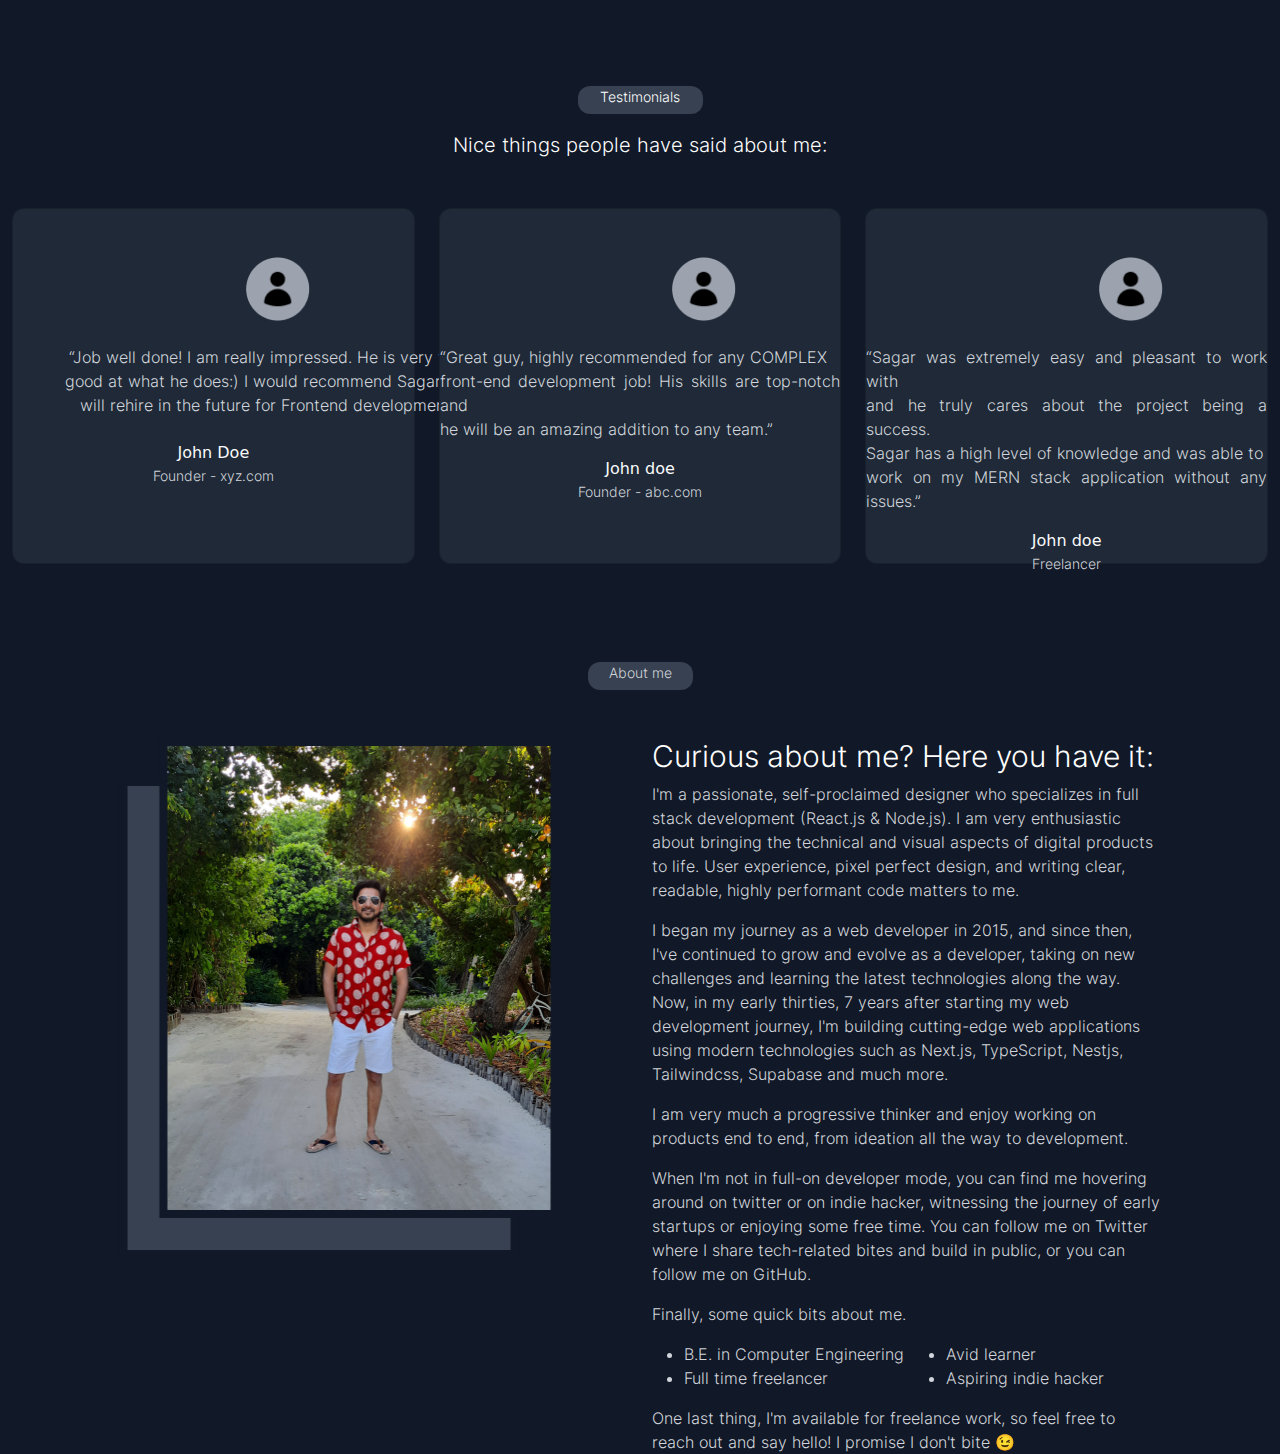
<file: index.html>
<!DOCTYPE html>
<html lang="en">

<head>
    <meta charset="UTF-8">
    <meta name="viewport" content="width=device-width, initial-scale=1.0">
    <title>Document</title>
    <link href="https://cdn.jsdelivr.net/npm/bootstrap@5.3.3/dist/css/bootstrap.min.css" rel="stylesheet">
    <link rel="stylesheet" href="style.css">
</head>

<body>
    <div class="container-fluid">
        <div class="frrow">
            <div class="top">
                <p>Testimonials</p>
            </div>
        </div>
        <div class="things">
            <p>Nice things people have said about me:</p>
        </div>
        <div class="row">
            <div class="col-md-4">
                <div class="card">
                    <img class="icon" src="pics/icon-avatar.png" alt="">
                    <div class="text">
                        <p class="random">“Job well done! I am really impressed. He is very very <br> good at what he
                            does:) I would recommend
                            Sagar and <br> will rehire in the future for Frontend development.”</p>
                    </div>
                    <div class="name">
                        <p class="john">John Doe</p>
                        <p class="box1">Founder - xyz.com</p>
                    </div>
                </div>

            </div>
            <div class="col-md-4">
                <div class="card">
                    <img class="icon" src="pics/icon-avatar.png" alt="">
                    <p class="random1">“Great guy, highly recommended for any COMPLEX <br> front-end development job!
                        His skills are
                        top-notch and <br> he will be an amazing addition to any team.”</p>
                    <div class="name1">
                        <p class="john1">John doe </p>
                        <p class="box1">Founder - abc.com</p>
                    </div>
                </div>


            </div>
            <div class="col-md-4">
                <div class="card">
                    <img class="icon" src="pics/icon-avatar.png" alt="">
                    <p class="random1">“Sagar was extremely easy and pleasant to work with <br> and he truly cares about
                        the project being a
                        success. <br> Sagar has a high level of knowledge and was able to <br> work on my MERN stack
                        application
                        without any issues.”</p>
                    <div class="name1">
                        <p class="john1">John doe </p>
                        <p class="box1">Freelancer</p>
                    </div>
                </div>

            </div>
        </div>
        <div class="cont">
            <div class="clasified">
                <div class="classic">
                    <p class="about">About me</p>
                </div>

            </div>
            <div class="row">
                <div class="col-md-5">
                    <img class="imag" src="pics/Pic Container.png" alt="">

                </div>
                <div class="col-md-5">
                    <div class="qtext">

                        <h3 class="title">Curious about me? Here you have it:</h3>
                        <p>I'm a passionate, self-proclaimed designer who specializes in full stack development
                            (React.js & Node.js). I am very enthusiastic about bringing the technical and visual aspects
                            of digital products to life. User experience, pixel perfect design, and writing clear,
                            readable, highly performant code matters to me.</p>
                        <p>I began my journey as a web developer in 2015, and since then, I've continued to grow and
                            evolve as a developer, taking on new challenges and learning the latest technologies along
                            the way. Now, in my early thirties, 7 years after starting my web development journey, I'm
                            building cutting-edge web applications using modern technologies such as Next.js,
                            TypeScript, Nestjs, Tailwindcss, Supabase and much more.</p>
                        <p>I am very much a progressive thinker and enjoy working on products end to end, from ideation
                            all the way to development.</p>
                        <p>When I'm not in full-on developer mode, you can find me hovering around on twitter or on
                            indie hacker, witnessing the journey of early startups or enjoying some free time. You can
                            follow me on Twitter where I share tech-related bites and build in public, or you can follow
                            me on GitHub.</p>
                        <p>Finally, some quick bits about me.</p>
                        <div class="list">
                            <ul>
                                <li>B.E. in Computer Engineering</li>
                                <li>Full time freelancer</li>
                            </ul>

                            <ul>
                                <li>Avid learner</li>
                                <li>Aspiring indie hacker</li>
                            </ul>

                        </div>
                        <p>One last thing, I'm available for freelance work, so feel free to reach out and say hello! I
                            promise I don't bite 😉</p>
                    </div>
                </div>


            </div>
        </div>
    </div>

</body>

</html>
</file>
<file: style.css>
﻿
body{
    background-color:hsla(221, 39%, 11%, 1) ;
    margin: 0;
    padding: 0;
}

@font-face {
    font-family: inter;
    src: url(Inter-Light.ttf);
}
*{
    box-sizing: border-box;
}

.frrow{
    display: flex;
    justify-content: center;
    text-align: center;
    margin-top: 85.5px;
   
}
.top{
    width: 125px;
    height: 28px;
    border-radius: 12px;
    background-color: #374151;
    color: white;
    font-size: 14px;
    font-family: inter;
    align-items: center;
}

.things{
    font-size: 20px;
    font-family: inter;
    color: white;
    text-align: center;
    margin-top: 16px;
}

.row{
    margin-top: 48px !important;
}
.col-4{
    display: flex !important;
    justify-content: center !important;
}

.card{
    width: 529.33px;
    height: 356px;
    border-radius: 12px;
    background-color:#1F2937 ;
}

.icon{
    width: 64px;
    height: 64px;
    margin-top: 48px;
    margin-left: 232.67px;
}

.random{
    font-size: 16px;
    text-align: center;
    font-family: inter;
    color:#D1D5DB ;
    
}
.text{
    width:433.33px ;
    height:72px ;
    margin-top: 24px;
    margin-left: 40px;
    display: flex;
    justify-content: center;
    
}



.name{
    margin: 0;
    text-align: center;
    margin-top: 24px;
}

.john{
    text-align: center;
    color: #F9FAFB;
    margin: 0;
    
}
.col-md-4{
    display: flex !important;
    justify-content: center !important;
}


.random1{
text-align: justify;
font-size: 16px;
font-family: inter;
margin-top: 24px;
display: flex;
justify-content: center;
color:#D1D5DB;

}

.name1{
    margin: 0;
    text-align: center;
    
}

.john1{
    text-align: center;
    color: #F9FAFB;
    margin: 0;
}

.box1{
    font-size: 14px;
    font-family: inter;
    color: #D1D5DB;
}

.ozm{
    color: white;
}





.clasified{
    display: flex;
    justify-content: center;
}

.classic{
    width: 105px;
    height: 28px;
    margin-top: 98px;
    border-radius: 12px;
    background-color: #374151;
   
}

.about{
    font-size: 14px;
    font-family: inter;
    color: #D1D5DB;
    text-align: center;
    
}

.footer{
    display: flex;
    justify-content: center;
    color: white;
    column-gap: 48px;
    text-align: justify;
    margin-top: 48px;
}
.spans{
    display: flex;
    column-gap: 40px;
    color:#D1D5DB ;
}

.home{
    font-size: 30px;
    font-family: inter;
    color: white;
}

.teqst{
    font-size: 16px;
    font-family: inter;
    
}

.joy{
    color: white;
}

.row{
    display: flex;
    justify-content: center;
    color: white;
    
}

.qtext{
    width: 604px;
    height: 694px;
    font-size: 16px;
    font-family: inter;
    line-height: 24px;
    color:#D1D5DB ;
    
}

.imag{
    width: 440px;
    height: 520px;
}

.list{
    display: flex;
    column-gap: 10px;
    
}

.title{
    font-size: 30px;
    font-family: inter;
    color: white;
}

.col-md-5{
    display: flex;
    justify-content: space-between;
}
</file>
